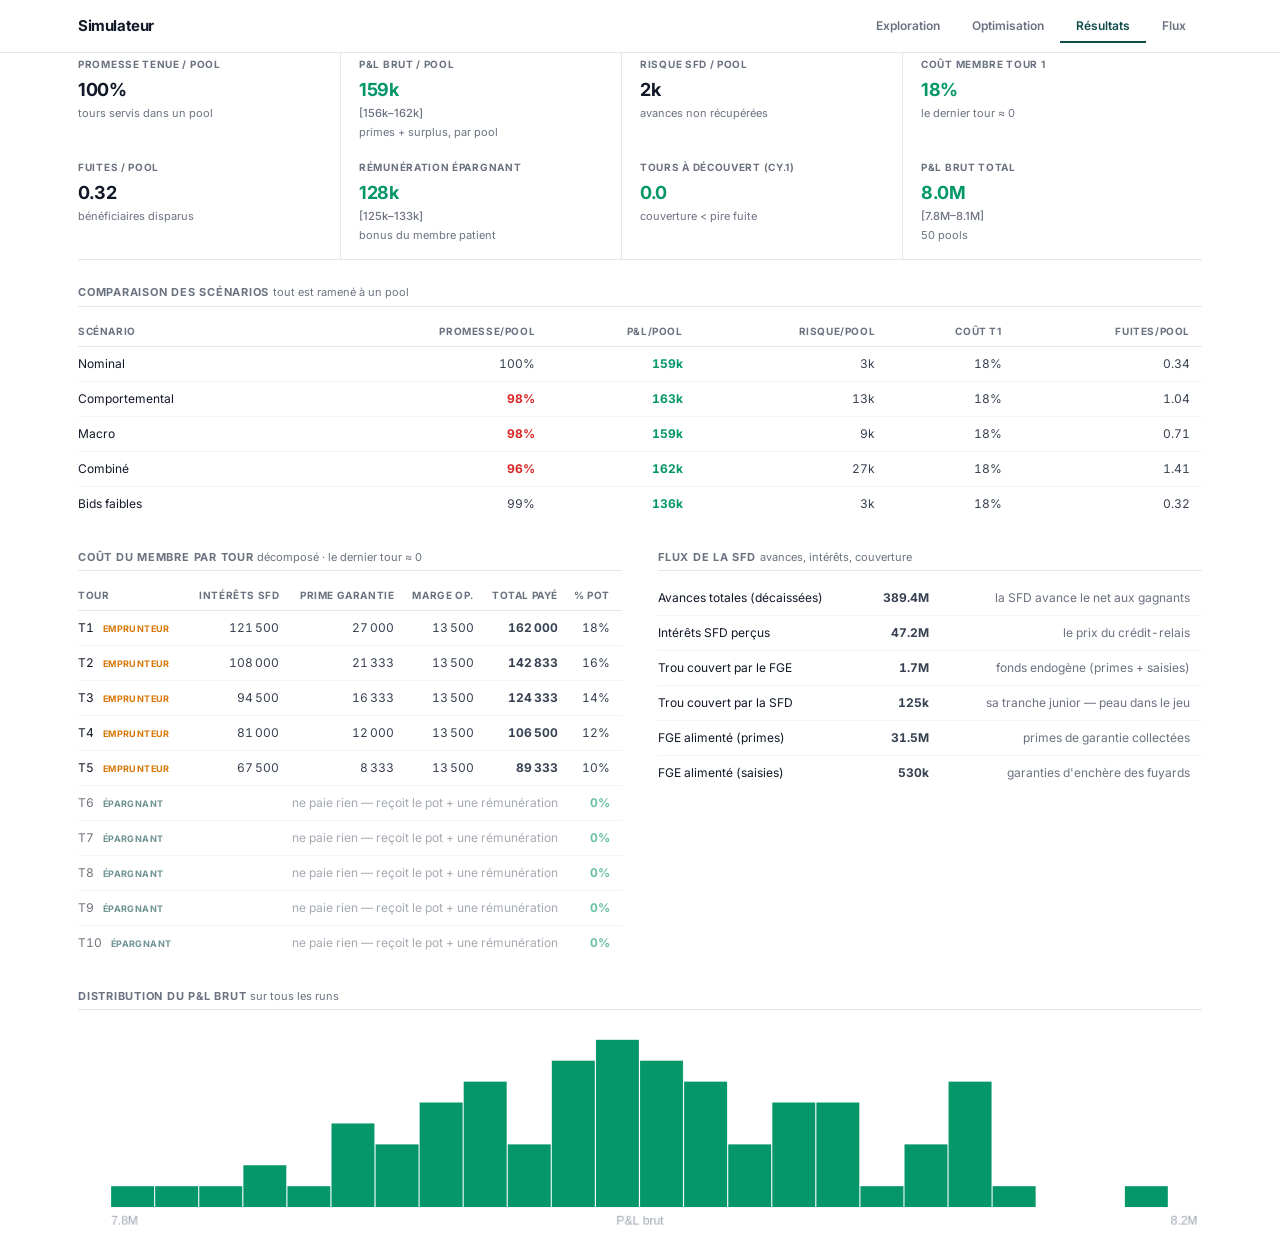
<file: docs/index.html>
<!DOCTYPE html>
<html lang="fr">
<head>
<meta charset="UTF-8" />
<meta name="viewport" content="width=device-width, initial-scale=1.0" />
<title>CIKA — Simulateur</title>
<!-- redirection vers le simulateur tontine, désormais sous /rosca/ -->
<link rel="canonical" href="rosca/" />
<meta http-equiv="refresh" content="0; url=rosca/" />
<script>location.replace('rosca/' + location.search + location.hash);</script>
<style>
  body{font-family:Inter,-apple-system,system-ui,sans-serif;color:#374151;display:flex;
       min-height:100vh;align-items:center;justify-content:center;margin:0;background:#fff}
  a{color:#0f4c4a}
</style>
</head>
<body>
  <p>Redirection vers le simulateur… <a href="rosca/">Cliquez ici si rien ne se passe.</a></p>
</body>
</html>
</file>
<file: tontine-sfd-v2-web/styles.css>
@import url('https://fonts.googleapis.com/css2?family=Inter:wght@400;500;600;700&display=swap');
:root{
  --acc:#0f4c4a;--acc-dk:#0a3534;
  --ink:#111827;--muted:#6b7280;--line:#e5e7eb;--line-soft:#f3f4f6;
  --g300:#d1d5db;--g400:#9ca3af;--g500:#6b7280;--g600:#4b5563;--g700:#374151;
  --ok:#059669;--bad:#dc2626;--warn:#d97706;--canvas:#fafbfc;
}
*,*::before,*::after{box-sizing:border-box;margin:0;padding:0}
html{-webkit-font-smoothing:antialiased}
body{font-family:'Inter',-apple-system,BlinkMacSystemFont,system-ui,sans-serif;background:#fff;color:var(--ink);font-size:13px;line-height:1.5;min-height:100vh}
.wrap{max-width:1180px;margin:0 auto;padding:0 28px}
h1,h2,h3{line-height:1.2;font-weight:700}
a{color:var(--acc);text-decoration:none}a:hover{text-decoration:underline}
.num{font-variant-numeric:tabular-nums}
.hint{color:var(--muted);font-size:11px;font-weight:400;text-transform:none;letter-spacing:0}

/* ---- barre supérieure plate ---- */
.topbar{background:#fff;border-bottom:1px solid var(--line);position:sticky;top:0;z-index:60}
.topbar-in{display:flex;align-items:center;justify-content:space-between;gap:16px;height:52px}
.topbar-id{display:flex;align-items:baseline;gap:0}
.topbar-titre{font-size:15px;font-weight:700;letter-spacing:-.4px}

/* onglets = chips soulignés */
.seg{display:inline-flex;gap:0;align-items:flex-end}
.seg-btn{padding:8px 16px;border:none;border-bottom:2px solid transparent;background:none;font-size:12px;font-weight:600;color:var(--muted);cursor:pointer;font-family:inherit;white-space:nowrap;transition:color .15s;margin-bottom:-1px}
.seg-btn:hover{color:var(--g700)}
.seg-btn.active{color:var(--acc);border-bottom-color:var(--acc)}

section{padding:22px 28px}

/* ---- onglet Paramètres ---- */
.preset-row{display:flex;justify-content:space-between;align-items:flex-start;gap:32px;flex-wrap:wrap;padding-bottom:16px;border-bottom:1px solid var(--line);margin-bottom:18px}
.preset-row h3{font-size:10px;font-weight:700;color:var(--muted);text-transform:uppercase;letter-spacing:.07em;margin-bottom:8px}
.preset-actions{min-width:230px}
.runs-label{display:block;font-size:10px;font-weight:700;color:var(--muted);text-transform:uppercase;letter-spacing:.06em;margin-bottom:6px}
.runs-label output{font-weight:700;font-size:12px;color:var(--ink);margin-left:6px;font-variant-numeric:tabular-nums}
.runs-label input[type=range]{display:block;width:100%;accent-color:var(--acc);margin-top:4px}
.run-actions{display:flex;gap:18px;margin-top:14px}
.param-status{color:var(--muted);font-size:11px;display:block;margin-top:10px;min-height:14px}

.btn{display:inline-flex;align-items:center;padding:6px 0;border:none;background:none;font-size:12px;font-weight:700;cursor:pointer;font-family:inherit;line-height:1;border-bottom:2px solid transparent;transition:color .15s}
.btn.big{color:var(--acc);border-bottom-color:var(--acc)}
.btn.big:hover{color:var(--acc-dk);border-bottom-color:var(--acc-dk)}
.btn.ghost{color:var(--muted)}
.btn.ghost:hover{color:var(--ink)}

/* groupes de paramètres en deux colonnes, sans cartes */
.param-cols{column-count:2;column-gap:36px}
@media(max-width:820px){.param-cols{column-count:1}}
.param-groupe{break-inside:avoid;display:inline-block;width:100%;margin-bottom:22px}
.param-groupe>summary{cursor:pointer;list-style:none;display:flex;flex-direction:column;padding-bottom:6px;border-bottom:1px solid var(--line);margin-bottom:2px}
.param-groupe>summary::-webkit-details-marker{display:none}
.param-groupe>summary{font-size:10px;font-weight:700;color:var(--muted);text-transform:uppercase;letter-spacing:.07em}
.param-groupe>summary::after{content:'+';float:right;color:var(--g400);font-weight:700}
.param-groupe[open]>summary::after{content:'–'}
.grp-desc{color:var(--g500);font-size:11px;font-weight:400;text-transform:none;letter-spacing:0;margin-top:3px}
.param-row{display:grid;grid-template-columns:1fr 140px;gap:14px;align-items:center;padding:9px 0;border-bottom:1px solid var(--line-soft)}
.param-row .p-nom{font-weight:600;font-size:12px}
.param-row .p-desc{color:var(--muted);font-size:11px;margin-top:1px;line-height:1.35}
.p-ctrl{display:flex;align-items:center;gap:8px}
.p-ctrl input[type=range]{flex:1;accent-color:var(--acc);min-width:60px}
.p-val{font-weight:700;font-size:11px;text-align:right;min-width:42px;font-variant-numeric:tabular-nums}
.p-toggle{display:inline-flex;gap:12px}
.p-toggle button{border:none;background:none;padding:2px 0;font-size:11px;font-weight:600;color:var(--g400);cursor:pointer;font-family:inherit;border-bottom:2px solid transparent}
.p-toggle button.on{color:var(--acc);border-bottom-color:var(--acc)}

/* ---- onglet Résultats ---- */
/* KPI plats, séparés par des lignes verticales */
.kpi-grid{display:grid;grid-template-columns:repeat(4,1fr);gap:0;border-bottom:1px solid var(--line);margin-bottom:26px}
.kpi{padding:4px 18px 16px 0;border-right:1px solid var(--line);margin-right:18px}
.kpi:nth-child(4n){border-right:none;margin-right:0}
.kpi .lbl{font-size:10px;font-weight:700;color:var(--muted);text-transform:uppercase;letter-spacing:.07em;margin-bottom:4px}
.kpi .val{font-size:18px;font-weight:700;letter-spacing:-.3px;color:var(--ink)}
.kpi .val.ok{color:var(--ok)}.kpi .val.bad{color:var(--bad)}.kpi .val.brand{color:var(--ink)}
.kpi .val .pp{font-size:.62em;color:var(--muted);font-weight:500;display:block;margin-top:2px;letter-spacing:0}
.kpi small{color:var(--muted);font-size:11px;display:block;margin-top:2px}
@media(max-width:820px){.kpi-grid{grid-template-columns:repeat(2,1fr)}.kpi:nth-child(2n){border-right:none;margin-right:0}}

/* sections de résultats : titre plat + contenu, pas de carte */
.card{margin-bottom:30px}
.card>h3{font-size:11px;font-weight:700;color:var(--muted);text-transform:uppercase;letter-spacing:.07em;margin-bottom:10px;padding-bottom:6px;border-bottom:1px solid var(--line)}
.grid2{display:grid;grid-template-columns:1fr 1fr;gap:36px}
@media(max-width:820px){.grid2{grid-template-columns:1fr;gap:18px}}

/* tableaux plats */
.table-wrap{overflow-x:auto}
table.data{width:100%;border-collapse:collapse;font-size:12px}
table.data th{text-align:right;padding:7px 12px 7px 0;color:var(--muted);font-weight:700;font-size:10px;text-transform:uppercase;letter-spacing:.06em;border-bottom:1px solid var(--line);white-space:nowrap}
table.data th:first-child{text-align:left}
table.data td{padding:8px 12px 8px 0;text-align:right;border-bottom:1px solid var(--line-soft);color:var(--g700);font-variant-numeric:tabular-nums}
table.data td:first-child{text-align:left;color:var(--ink)}
table.data tbody tr:last-child td{border-bottom:none}
table.data td.muted{color:var(--muted)}
table.data td.g{color:var(--ok);font-weight:700}table.data td.r{color:var(--bad);font-weight:700}
table.data td.num{font-weight:600}
.tag-emp,.tag-ep{font-size:9px;padding:0 0 0 6px;font-weight:700;text-transform:uppercase;letter-spacing:.04em;vertical-align:middle}
.tag-emp{color:var(--warn)}
.tag-ep{color:var(--acc)}
.eparg-row{opacity:.6}

/* graphes : pas de fond coloré, juste le canvas */
.chart-card canvas{width:100%;height:auto;display:block;background:#fff}
.vuln-legende{display:flex;gap:18px;flex-wrap:wrap;align-items:center;color:var(--muted);font-size:11px;margin-top:12px}
.vuln-legende .lg{display:inline-flex;align-items:center;gap:6px}
.vuln-legende .sw{display:inline-block;width:12px;height:12px;border-radius:2px}
.vuln-legende .sw.line{height:3px}
.vuln-legende .lg-note{flex-basis:100%;color:var(--ink);font-size:11px;margin-top:2px}

/* ---- MODE 1 : bandeau « config issue de l'optimisation » + garde-fous ---- */
.explo-bandeau{display:flex;align-items:center;gap:12px;background:#e6f0ef;border-left:3px solid var(--acc);padding:9px 14px;border-radius:4px;margin-bottom:16px;font-size:12px;color:var(--g700)}
.explo-bandeau b{color:var(--acc)}
.explo-bandeau-x{margin-left:auto;border:none;background:none;font-size:16px;line-height:1;color:var(--g400);cursor:pointer;font-family:inherit;padding:0 2px}
.explo-bandeau-x:hover{color:var(--ink)}
.garde-fous{margin-top:14px;border-top:1px solid var(--line);padding-top:12px}
.gf-titre{font-size:10px;font-weight:700;color:var(--warn);text-transform:uppercase;letter-spacing:.06em;margin-bottom:8px}
.gf-item{display:flex;flex-direction:column;gap:1px;padding:7px 12px;border-left:3px solid var(--warn);background:#fff8ef;border-radius:3px;margin-bottom:6px}
.gf-item.gf-bad{border-left-color:var(--bad);background:#fef4f4}
.gf-item.gf-ok{border-left-color:var(--ok);background:#f0faf5}
.gf-item .gf-t{font-weight:700;font-size:12px;color:var(--ink)}
.gf-item.gf-bad .gf-t{color:var(--bad)}
.gf-item.gf-ok .gf-t{color:var(--ok)}
.gf-item .gf-d{font-size:11px;color:var(--muted)}

/* ---- MODE 2 : onglet Optimisation par segment ---- */
.opt-espace>summary{cursor:pointer;list-style:none;font-size:11px;font-weight:700;color:var(--muted);text-transform:uppercase;letter-spacing:.06em;padding-bottom:8px}
.opt-espace>summary::-webkit-details-marker{display:none}
.opt-espace>summary::after{content:'+';float:right;color:var(--g400)}
.opt-espace[open]>summary::after{content:'–'}
.opt-espace-grid{display:grid;grid-template-columns:1fr 1fr;gap:6px 36px;padding-top:6px;border-top:1px solid var(--line)}
@media(max-width:820px){.opt-espace-grid{grid-template-columns:1fr}}
.opt-grille-ligne{display:flex;justify-content:space-between;gap:12px;padding:5px 0;border-bottom:1px solid var(--line-soft);font-size:12px}
.opt-grille-ligne .lbl{color:var(--muted);font-weight:600}
.opt-grille-ligne .val{color:var(--g700);text-align:right;font-variant-numeric:tabular-nums}

.seg-cards{display:flex;flex-direction:column;gap:22px}
.seg-card{border:1px solid var(--line);border-radius:8px;padding:16px 18px}

/* carte PERSONNALISÉ : config complète éditable */
.seg-card.seg-perso{border-color:var(--acc);border-width:1px;box-shadow:0 0 0 1px var(--acc)}
.perso-grid{display:grid;grid-template-columns:1fr 1fr;gap:18px 32px;margin:4px 0 16px}
@media(max-width:820px){.perso-grid{grid-template-columns:1fr}}
.perso-sec>h4{font-size:10px;font-weight:700;color:var(--muted);text-transform:uppercase;letter-spacing:.06em;margin-bottom:8px;padding-bottom:5px;border-bottom:1px solid var(--line-soft)}
.perso-row{display:grid;grid-template-columns:1fr 150px;gap:14px;align-items:center;padding:6px 0}
.perso-row .pp-nom{font-weight:600;font-size:12px}
.perso-ctrl{display:flex;align-items:center;gap:8px}
.perso-ctrl input[type=range]{flex:1;accent-color:var(--acc);min-width:60px}
.perso-ctrl .pp-val{font-weight:700;font-size:11px;text-align:right;min-width:50px;font-variant-numeric:tabular-nums}
.perso-chips-row{padding:6px 0}
.perso-chips-row .pp-nom{font-weight:600;font-size:12px;margin-bottom:6px}
.perso-chips{display:flex;flex-wrap:wrap;gap:6px}
.chip{border:1px solid var(--line);background:#fff;border-radius:14px;padding:3px 11px;font-size:11px;font-weight:600;color:var(--g500);cursor:pointer;font-family:inherit;transition:all .12s;font-variant-numeric:tabular-nums}
.chip:hover{border-color:var(--g400);color:var(--g700)}
.chip.on{background:var(--acc);border-color:var(--acc);color:#fff}
.chip-hint{font-size:10px;color:var(--g400);font-weight:400;margin-left:6px}
.seg-card-hd{display:flex;justify-content:space-between;align-items:center;gap:16px;flex-wrap:wrap;padding-bottom:12px;border-bottom:1px solid var(--line);margin-bottom:14px}
.seg-card-nom{font-size:14px;font-weight:700}
.seg-card-sub{font-size:11px;color:var(--muted);margin-top:2px}
.seg-opt-btn[disabled]{opacity:.55;cursor:default}
.seg-bloc{margin-bottom:18px}
.seg-bloc:last-child{margin-bottom:0}
.seg-pont{margin-top:10px}
.pont-btn{font-size:11px}
.seg-echec{font-size:12px;color:var(--bad);background:#fef4f4;border-left:3px solid var(--bad);padding:8px 12px;border-radius:3px}
.cfg-grid2{display:grid;grid-template-columns:repeat(5,1fr);gap:0;border-top:1px solid var(--line)}
@media(max-width:820px){.cfg-grid2{grid-template-columns:repeat(2,1fr)}}
.cfg-grid2 .cfg-kpi{padding:8px 14px 8px 0;border-right:1px solid var(--line);margin-right:14px}
.cfg-grid2 .cfg-kpi:last-child{border-right:none;margin-right:0}
.cfg-grid2 .cfg-kpi .lbl{display:block;font-size:9px;font-weight:700;color:var(--muted);text-transform:uppercase;letter-spacing:.04em;margin-bottom:2px}
.cfg-grid2 .cfg-kpi .val{font-size:14px;font-weight:700;color:var(--ink);font-variant-numeric:tabular-nums}
.cfg-grid2 .cfg-kpi .val .ok{color:var(--ok)}.cfg-grid2 .cfg-kpi .val .bad{color:var(--bad)}
.rob-canvas{width:100%;max-width:520px;height:auto;display:block;background:#fff;margin:4px 0}
.rob-meta{display:flex;gap:18px;flex-wrap:wrap;align-items:center;font-size:11px;color:var(--muted);margin-top:6px}
.rob-marge{font-weight:700}
.rob-marge.ok{color:var(--ok)}.rob-marge.bad{color:var(--bad)}

/* page Cadrage du risque — bandes min–max (double curseur) */
.cadrage-bandes{display:grid;grid-template-columns:1fr 1fr;gap:14px 36px;margin:6px 0 14px}
@media(max-width:820px){.cadrage-bandes{grid-template-columns:1fr}}
.bande-tete{display:flex;align-items:baseline;gap:8px;margin-bottom:6px}
.bande-nom{font-size:12px;font-weight:600;color:var(--ink)}
.bande-hint{font-size:10px;color:var(--g400)}
.bande-val{margin-left:auto;font-size:11px;font-weight:700;color:var(--acc);font-variant-numeric:tabular-nums}
.bande-rail{position:relative;height:22px}
.bande-rail input[type=range]{position:absolute;top:0;left:0;width:100%;margin:0;background:none;pointer-events:none;-webkit-appearance:none;appearance:none;height:22px}
.bande-rail input[type=range]::-webkit-slider-runnable-track{height:3px;background:var(--line);border-radius:2px}
.bande-rail input[type=range]::-moz-range-track{height:3px;background:var(--line);border-radius:2px}
.bande-rail input[type=range]::-webkit-slider-thumb{-webkit-appearance:none;pointer-events:auto;width:14px;height:14px;border-radius:50%;background:var(--acc);border:2px solid #fff;box-shadow:0 0 0 1px var(--acc);margin-top:-6px;cursor:pointer}
.bande-rail input[type=range]::-moz-range-thumb{pointer-events:auto;width:14px;height:14px;border-radius:50%;background:var(--acc);border:2px solid #fff;cursor:pointer}

/* encart meilleure config + lecture inverse */
.cadrage-gagnante,.cadrage-cible-res{margin-top:4px}
.cfg-titre{font-size:11px;font-weight:700;color:var(--muted);text-transform:uppercase;letter-spacing:.06em;margin-bottom:8px}
.cfg-grid{display:grid;grid-template-columns:repeat(8,1fr);gap:0;border-top:1px solid var(--line)}
@media(max-width:820px){.cfg-grid{grid-template-columns:repeat(4,1fr)}}
.cfg-kpi{padding:8px 14px 8px 0;border-right:1px solid var(--line);margin-right:14px}
.cfg-kpi:last-child{border-right:none}
.cfg-kpi .lbl{display:block;font-size:10px;font-weight:700;color:var(--muted);text-transform:uppercase;letter-spacing:.05em}
.cfg-kpi .val{font-size:16px;font-weight:700;color:var(--ink)}
.cfg-kpi .val.ok{color:var(--ok)}.cfg-kpi .val.bad{color:var(--bad)}
.cadrage-cible{margin-top:18px;padding-top:14px;border-top:1px solid var(--line)}
.cadrage-cible>label{display:block;font-size:10px;font-weight:700;color:var(--muted);text-transform:uppercase;letter-spacing:.05em;margin-bottom:8px}
.cadrage-cible output{color:var(--acc);font-size:12px;margin-left:6px}
.cadrage-cible input[type=range]{width:100%;max-width:320px;accent-color:var(--acc);display:block;margin-top:4px}

/* lecture inversée (résoudre un levier) */
.resoudre-ctrls{display:flex;gap:24px;flex-wrap:wrap;align-items:flex-end;margin-bottom:14px}
.resoudre-ctrls label{display:flex;flex-direction:column;gap:4px;font-size:10px;font-weight:700;color:var(--muted);text-transform:uppercase;letter-spacing:.05em}
.resoudre-ctrls select{font-family:inherit;font-size:12px;border:1px solid var(--line);border-radius:6px;padding:5px;background:#fff;color:var(--ink)}
.resoudre-ctrls input[type=range]{accent-color:var(--acc);vertical-align:middle;width:120px}
.resoudre-ctrls output{font-weight:700;font-size:12px;color:var(--acc);margin-left:6px;font-variant-numeric:tabular-nums}
.resoudre-reponse{font-size:14px;margin-bottom:10px}.resoudre-reponse b{color:var(--acc)}

/* tableau croisé c × M */
table.croise{font-size:12px}
table.croise th{text-align:center;padding:6px 10px;font-size:10px}
table.croise th:first-child,table.croise td:first-child{text-align:left;color:var(--muted);font-weight:700;font-variant-numeric:tabular-nums}
table.croise td{text-align:center;padding:0}
table.croise td.cx{font-weight:700;font-variant-numeric:tabular-nums;color:#fff;cursor:default}
.cx-ok{background:#059669}.cx-moy{background:#f59e0b}.cx-bas{background:#dc2626}
.cx-gris{background:var(--line-soft);color:var(--g400);font-weight:400}

/* ---- page Flux ---- */
.flux-head{display:flex;justify-content:space-between;align-items:flex-start;gap:24px;flex-wrap:wrap;padding-bottom:14px;border-bottom:1px solid var(--line);margin-bottom:18px}
.flux-titre{font-size:14px;font-weight:700}
.flux-sub{color:var(--muted);font-size:12px;max-width:760px;margin-top:4px}
.flux-cycle{font-size:10px;font-weight:700;color:var(--muted);text-transform:uppercase;letter-spacing:.08em;margin:22px 0 8px;padding-bottom:4px;border-bottom:1px solid var(--line)}
.flux-cycle:first-child{margin-top:0}
.flux-tour{padding:10px 0 12px;border-bottom:1px solid var(--line-soft)}
.flux-tour.a-fuite{background:#fef6f6;margin:0 -12px;padding:10px 12px 12px;border-radius:6px;border-bottom:none}
.flux-tour-hd{display:flex;align-items:baseline;gap:10px;flex-wrap:wrap;margin-bottom:6px}
.flux-t{font-weight:700;font-size:12px}
.flux-phase{font-size:9px;font-weight:700;text-transform:uppercase;letter-spacing:.05em;padding:1px 6px;border-radius:3px}
.flux-phase.ph-emp{background:#fdf0e3;color:var(--warn)}
.flux-phase.ph-ep{background:#e6f0ef;color:var(--acc)}
.flux-soldes{margin-left:auto;font-size:11px;color:var(--muted);font-variant-numeric:tabular-nums}
.flux-ligne{display:flex;align-items:baseline;gap:10px;padding:3px 0 3px 12px;font-size:12px}
.flux-acteur{flex:0 0 78px;font-size:10px;font-weight:700;text-transform:uppercase;letter-spacing:.03em;color:var(--muted)}
.flux-acteur.a-sfd{color:#1d4ed8}.flux-acteur.a-fge{color:var(--acc)}.flux-acteur.a-op{color:#7c3aed}
.flux-acteur.a-depot{color:var(--g600)}.flux-acteur.a-ep{color:#0891b2}.flux-acteur.a-mb{color:var(--g500)}
.flux-lib{flex:1;color:var(--g700)}
.flux-montant{font-weight:700;font-variant-numeric:tabular-nums;white-space:nowrap}
.flux-montant.pos{color:var(--ok)}.flux-montant.neg{color:var(--bad)}
</file>
